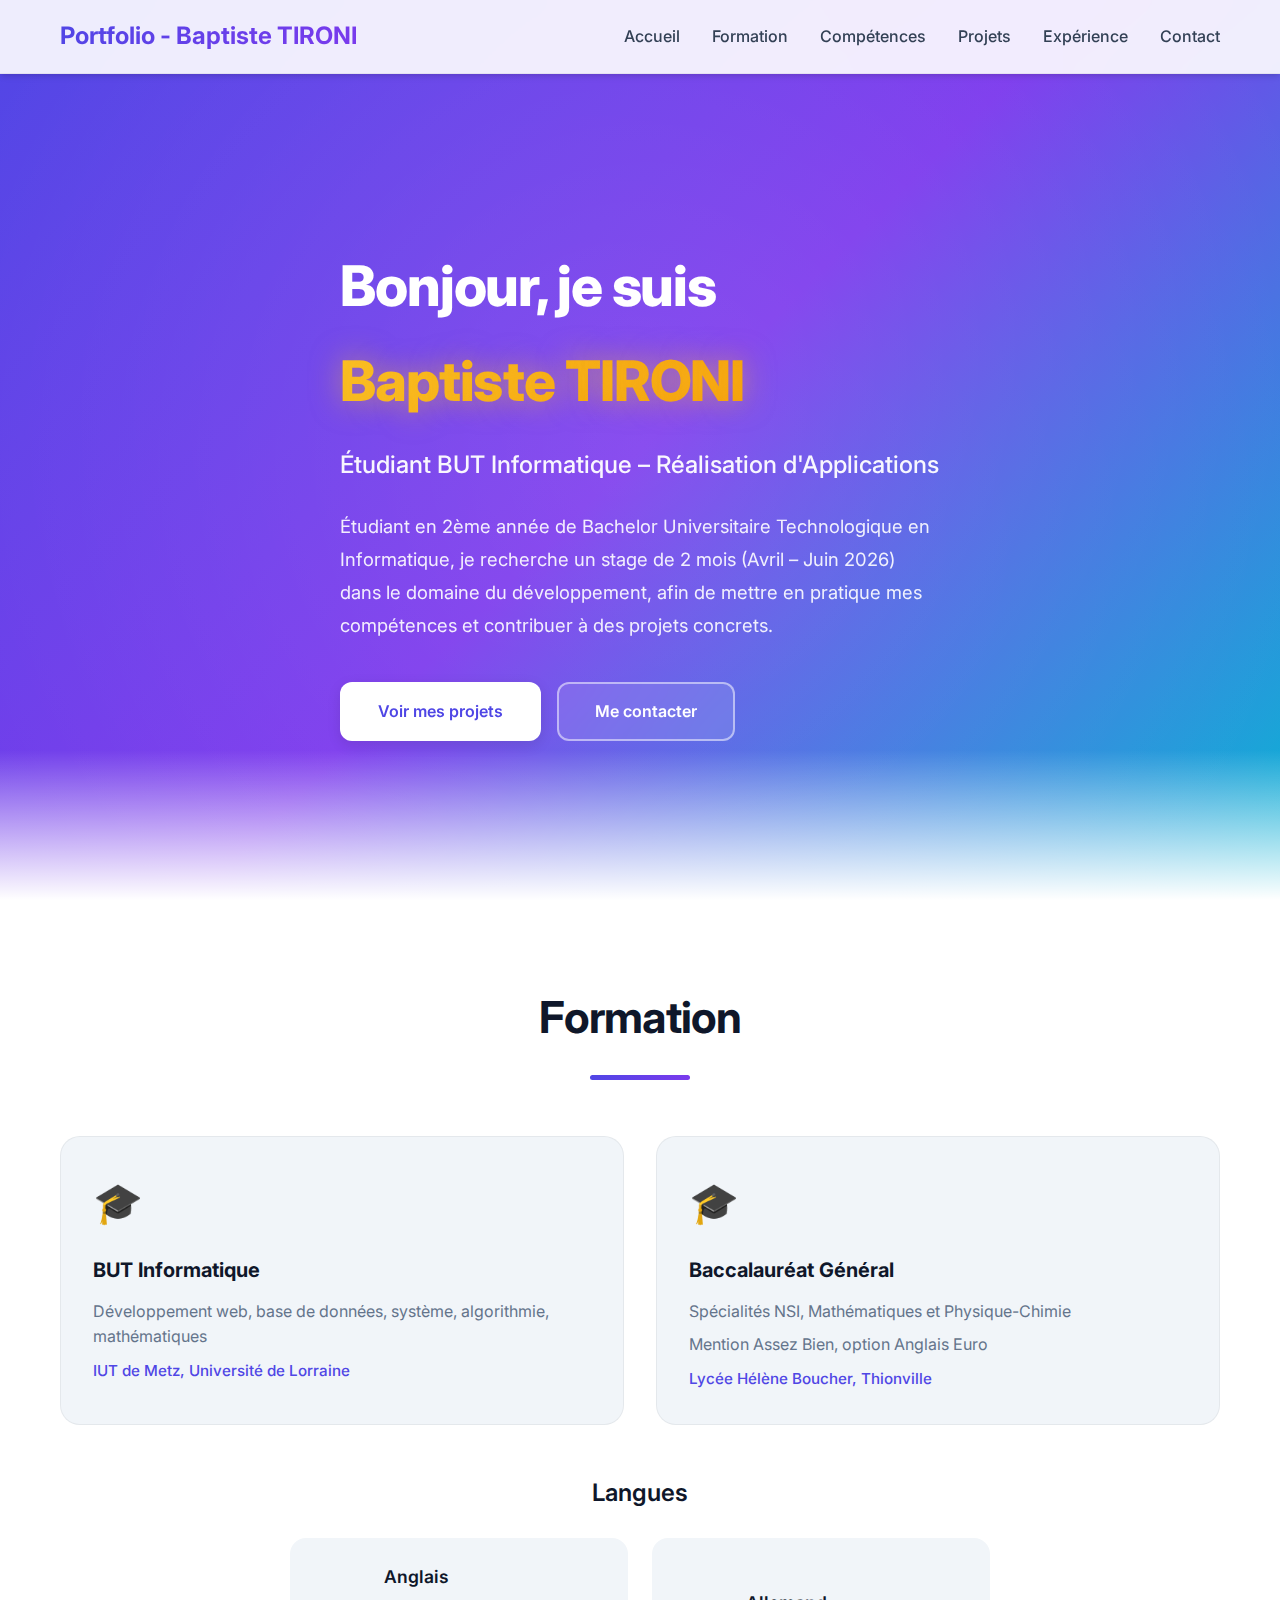
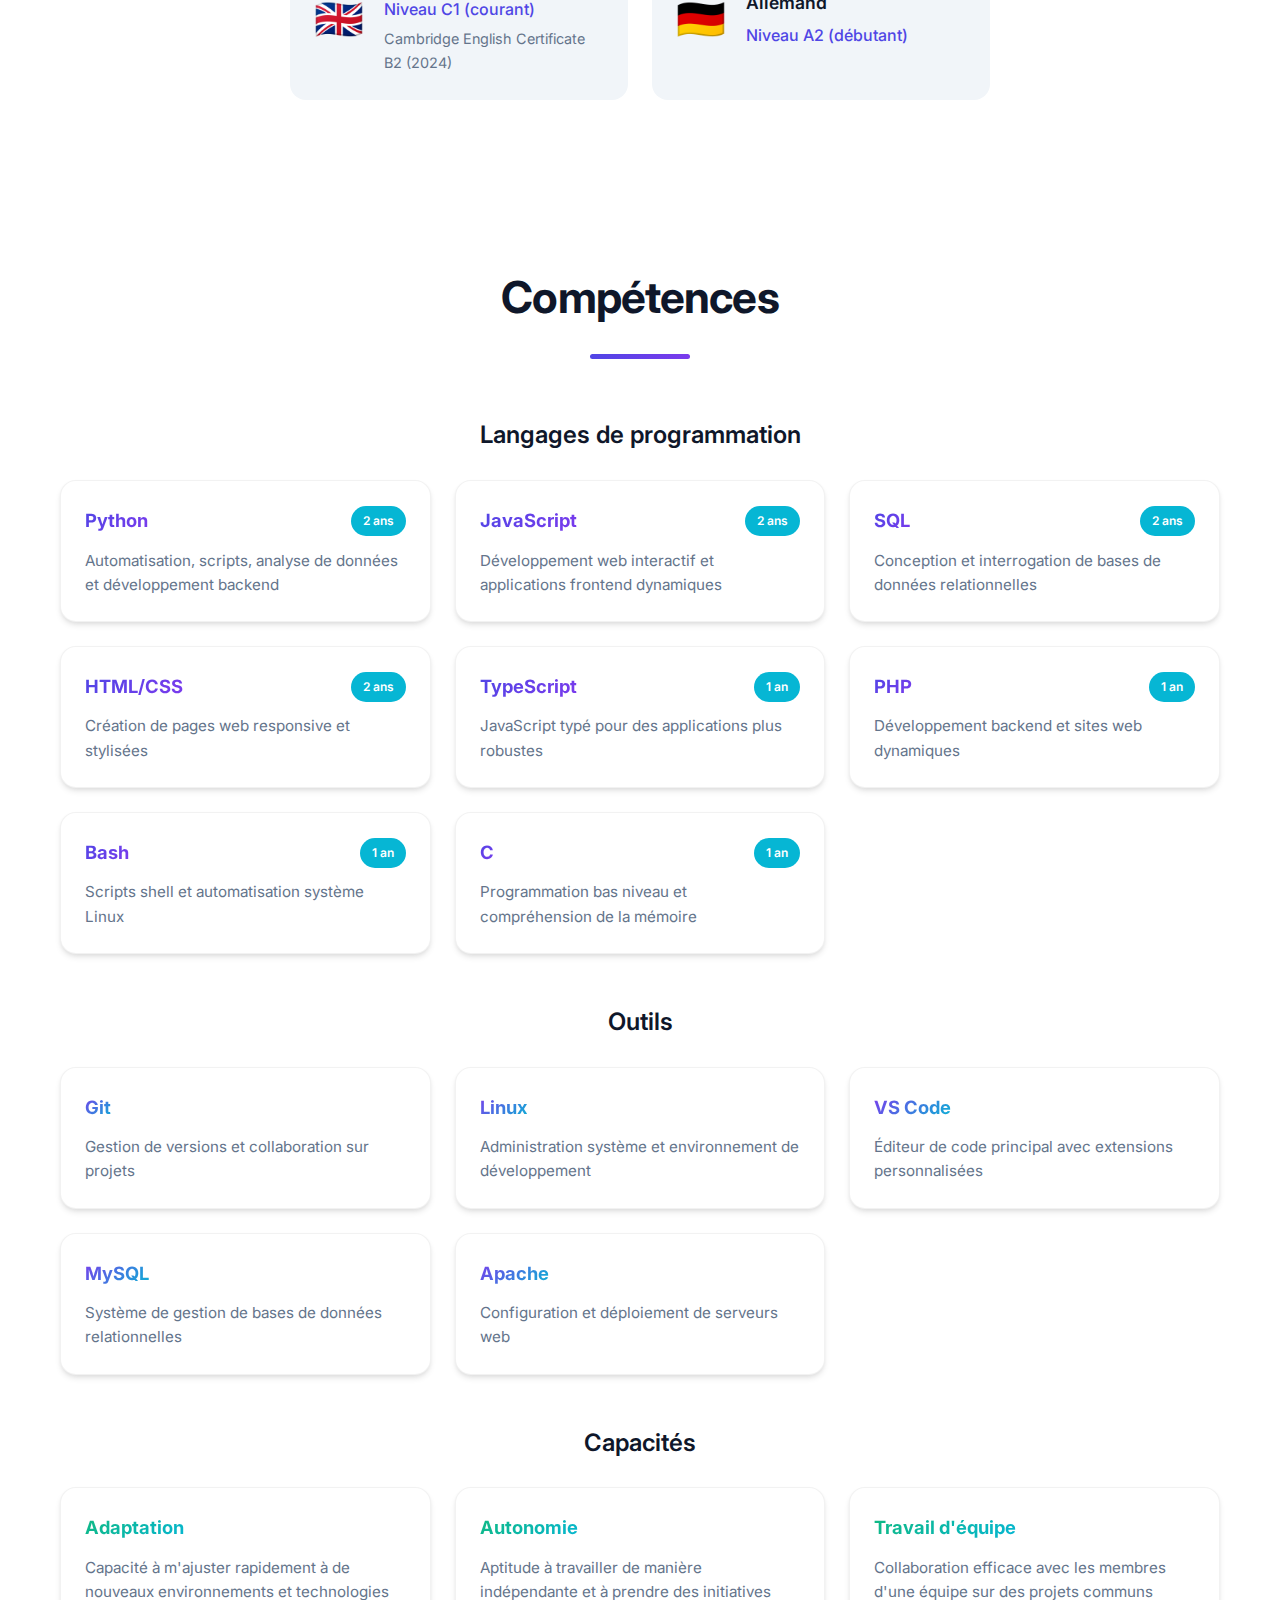
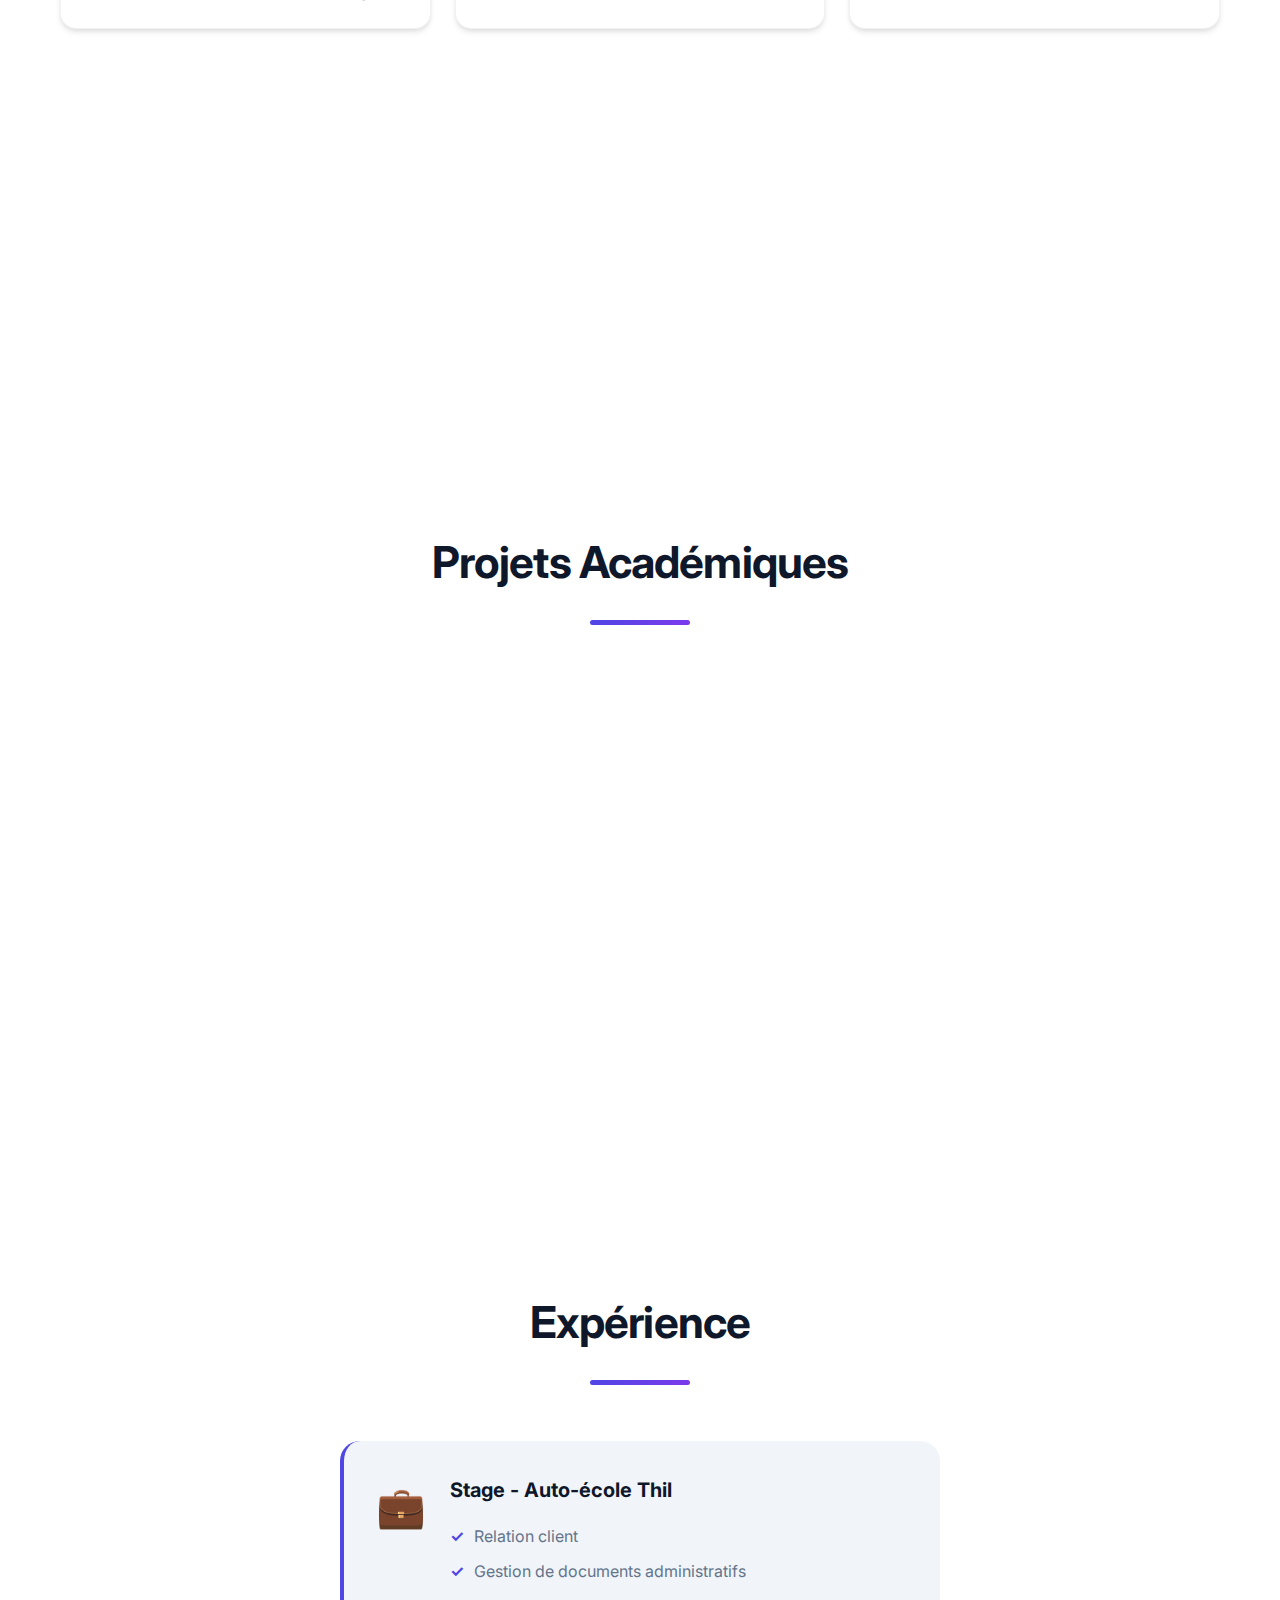
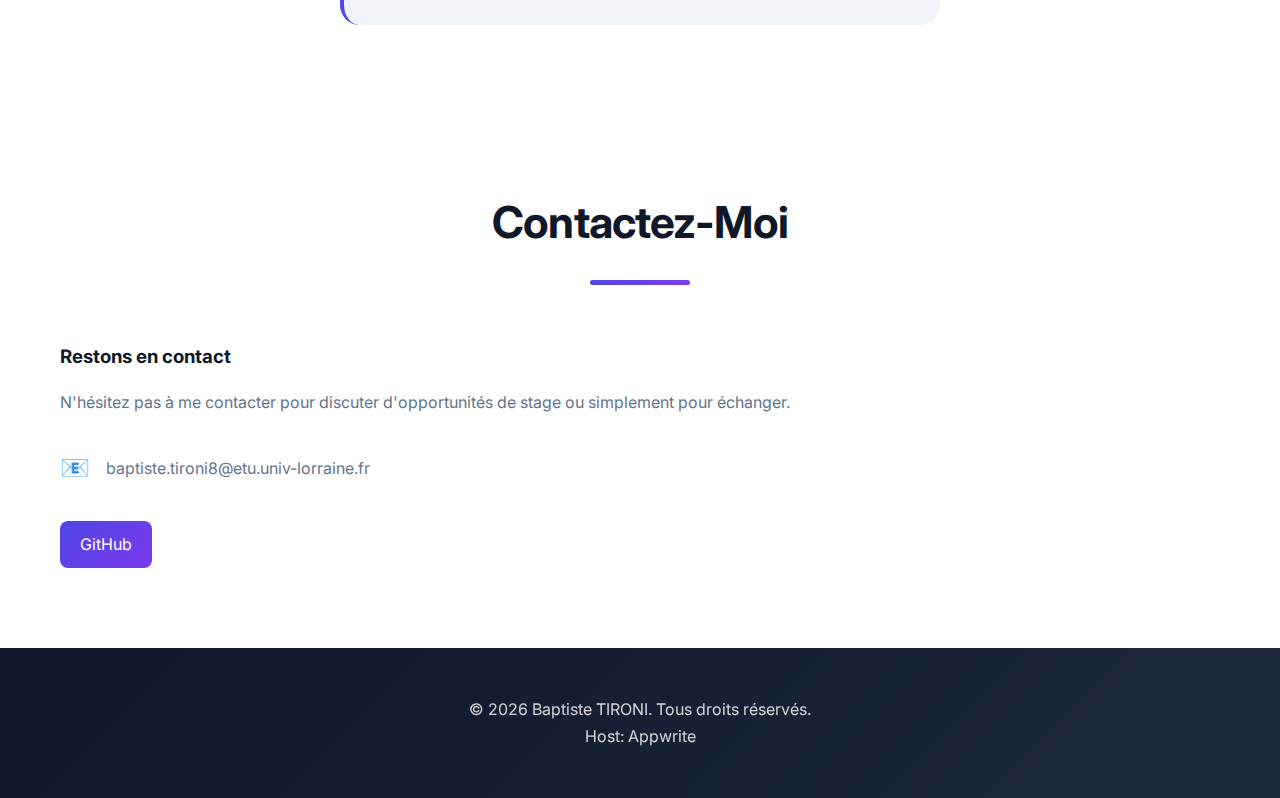
<file: index.html>
<!DOCTYPE html>
<html lang="fr">
<head>
    <meta charset="UTF-8">
    <meta name="viewport" content="width=device-width, initial-scale=1.0, viewport-fit=cover">
    <meta name="description" content="Portfolio professionnel - Baptiste TIRONI - Étudiant BUT Informatique">
    <title>Baptiste TIRONI</title>
    <link rel="preconnect" href="https://fonts.googleapis.com">
    <link rel="preconnect" href="https://fonts.gstatic.com" crossorigin>
    <link href="https://fonts.googleapis.com/css2?family=Inter:wght@400;500;600;700;800&display=swap" rel="stylesheet">
    <link rel="stylesheet" href="style.css">
</head>
<body>
    <!-- Navigation -->
    <nav class="navbar">
        <div class="container">
            <div class="logo">Portfolio - Baptiste TIRONI</div>
            <ul class="nav-menu">
                <li><a href="#accueil" class="nav-link">Accueil</a></li>
                <li><a href="#formation" class="nav-link">Formation</a></li>
                <li><a href="#competences" class="nav-link">Compétences</a></li>
                <li><a href="#projets" class="nav-link">Projets</a></li>
                <li><a href="#experience" class="nav-link">Expérience</a></li>
                <li><a href="#contact" class="nav-link">Contact</a></li>
            </ul>
            <div class="hamburger">
                <span></span>
                <span></span>
                <span></span>
            </div>
        </div>
        <div class="scroll-progress" id="scrollProgress"></div>
    </nav>

    <!-- Section Accueil -->
    <div class="hero-wrapper">
        <section id="accueil" class="hero"></section>
        <div class="container hero-container">
            <div class="hero-content">
                <h1 class="hero-title">Bonjour, je suis <br><span class="highlight">Baptiste TIRONI</span></h1>
                <p class="hero-subtitle">Étudiant BUT Informatique – Réalisation d'Applications</p>
                <p class="hero-description">Étudiant en 2ème année de Bachelor Universitaire Technologique en Informatique, je recherche un stage de 2 mois (Avril – Juin 2026) dans le domaine du développement, afin de mettre en pratique mes compétences et contribuer à des projets concrets.</p>
                <div class="hero-buttons">
                    <a href="#projets" class="btn btn-primary">Voir mes projets</a>
                    <a href="#contact" class="btn btn-secondary">Me contacter</a>
                </div>
            </div>
        </div>
    </div>

    <!-- Section Formation -->
    <section id="formation" class="about">
        <div class="container">
            <h2 class="section-title">Formation</h2>
            <div class="formation-grid">
                <div class="formation-card">
                    <div class="formation-icon">🎓</div>
                    <h3>BUT Informatique</h3>
                    <p class="formation-details">Développement web, base de données, système, algorithmie, mathématiques</p>
                    <p class="formation-location">IUT de Metz, Université de Lorraine</p>
                </div>
                <div class="formation-card">
                    <div class="formation-icon">🎓</div>
                    <h3>Baccalauréat Général</h3>
                    <p class="formation-details">Spécialités NSI, Mathématiques et Physique-Chimie</p>
                    <p class="formation-details">Mention Assez Bien, option Anglais Euro</p>
                    <p class="formation-location">Lycée Hélène Boucher, Thionville</p>
                </div>
            </div>
            
            <h3 class="subsection-title">Langues</h3>
            <div class="langues-grid">
                <div class="langue-card">
                    <span class="langue-flag">🇬🇧</span>
                    <div class="langue-info">
                        <span class="langue-name">Anglais</span>
                        <span class="langue-level">Niveau C1 (courant)</span>
                        <span class="langue-cert">Cambridge English Certificate B2 (2024)</span>
                    </div>
                </div>
                <div class="langue-card">
                    <span class="langue-flag">🇩🇪</span>
                    <div class="langue-info">
                        <span class="langue-name">Allemand</span>
                        <span class="langue-level">Niveau A2 (débutant)</span>
                    </div>
                </div>
            </div>
        </div>
    </section>

    <!-- Section Compétences -->
    <section id="competences" class="skills">
        <div class="container">
            <h2 class="section-title">Compétences</h2>
            
            <h3 class="subsection-title">Langages de programmation</h3>
            <div class="competence-grid">
                <div class="competence-item" data-years="2 ans">
                    <div class="competence-header">
                        <span class="competence-name">Python</span>
                        <span class="competence-years">2 ans</span>
                    </div>
                    <p class="competence-desc">Automatisation, scripts, analyse de données et développement backend</p>
                </div>
                <div class="competence-item" data-years="2 ans">
                    <div class="competence-header">
                        <span class="competence-name">JavaScript</span>
                        <span class="competence-years">2 ans</span>
                    </div>
                    <p class="competence-desc">Développement web interactif et applications frontend dynamiques</p>
                </div>
                <div class="competence-item" data-years="2 ans">
                    <div class="competence-header">
                        <span class="competence-name">SQL</span>
                        <span class="competence-years">2 ans</span>
                    </div>
                    <p class="competence-desc">Conception et interrogation de bases de données relationnelles</p>
                </div>
                <div class="competence-item" data-years="2 ans">
                    <div class="competence-header">
                        <span class="competence-name">HTML/CSS</span>
                        <span class="competence-years">2 ans</span>
                    </div>
                    <p class="competence-desc">Création de pages web responsive et stylisées</p>
                </div>
                <div class="competence-item" data-years="1 an">
                    <div class="competence-header">
                        <span class="competence-name">TypeScript</span>
                        <span class="competence-years">1 an</span>
                    </div>
                    <p class="competence-desc">JavaScript typé pour des applications plus robustes</p>
                </div>
                <div class="competence-item" data-years="1 an">
                    <div class="competence-header">
                        <span class="competence-name">PHP</span>
                        <span class="competence-years">1 an</span>
                    </div>
                    <p class="competence-desc">Développement backend et sites web dynamiques</p>
                </div>
                <div class="competence-item" data-years="1 an">
                    <div class="competence-header">
                        <span class="competence-name">Bash</span>
                        <span class="competence-years">1 an</span>
                    </div>
                    <p class="competence-desc">Scripts shell et automatisation système Linux</p>
                </div>
                <div class="competence-item" data-years="1 an">
                    <div class="competence-header">
                        <span class="competence-name">C</span>
                        <span class="competence-years">1 an</span>
                    </div>
                    <p class="competence-desc">Programmation bas niveau et compréhension de la mémoire</p>
                </div>
            </div>
            
            <h3 class="subsection-title">Outils</h3>
            <div class="competence-grid">
                <div class="competence-item tool-item">
                    <div class="competence-header">
                        <span class="competence-name">Git</span>
                    </div>
                    <p class="competence-desc">Gestion de versions et collaboration sur projets</p>
                </div>
                <div class="competence-item tool-item">
                    <div class="competence-header">
                        <span class="competence-name">Linux</span>
                    </div>
                    <p class="competence-desc">Administration système et environnement de développement</p>
                </div>
                <div class="competence-item tool-item">
                    <div class="competence-header">
                        <span class="competence-name">VS Code</span>
                    </div>
                    <p class="competence-desc">Éditeur de code principal avec extensions personnalisées</p>
                </div>
                <div class="competence-item tool-item">
                    <div class="competence-header">
                        <span class="competence-name">MySQL</span>
                    </div>
                    <p class="competence-desc">Système de gestion de bases de données relationnelles</p>
                </div>
                <div class="competence-item tool-item">
                    <div class="competence-header">
                        <span class="competence-name">Apache</span>
                    </div>
                    <p class="competence-desc">Configuration et déploiement de serveurs web</p>
                </div>
            </div>
            
            <h3 class="subsection-title">Capacités</h3>
            <div class="competence-grid">
                <div class="competence-item capacity-item">
                    <div class="competence-header">
                        <span class="competence-name">Adaptation</span>
                    </div>
                    <p class="competence-desc">Capacité à m'ajuster rapidement à de nouveaux environnements et technologies</p>
                </div>
                <div class="competence-item capacity-item">
                    <div class="competence-header">
                        <span class="competence-name">Autonomie</span>
                    </div>
                    <p class="competence-desc">Aptitude à travailler de manière indépendante et à prendre des initiatives</p>
                </div>
                <div class="competence-item capacity-item">
                    <div class="competence-header">
                        <span class="competence-name">Travail d'équipe</span>
                    </div>
                    <p class="competence-desc">Collaboration efficace avec les membres d'une équipe sur des projets communs</p>
                </div>
            </div>
            
            <div class="skills-grid">
                <div class="skill-card">
                    <div class="skill-icon">🎯</div>
                    <h3>Centres d'intérêt</h3>
                    <div class="skill-tags">
                        <span>Fitness</span>
                        <span>Musculation</span>
                        <span>Escalade</span>
                        <span>Cinéma</span>
                        <span>Jeux vidéo</span>
                    </div>
                </div>
            </div>
        </div>
    </section>

    <!-- Section Projets -->
    <section id="projets" class="projects">
        <div class="container">
            <h2 class="section-title">Projets Académiques</h2>
            <div class="projects-grid">
                <div class="project-card">
                    <div class="project-image" style="background-image: url('applicationsweb.png');">
                        <div class="project-overlay">
                            <a href="https://github.com/e60511u" class="project-link">Voir sur GitHub</a>
                        </div>
                    </div>
                    <div class="project-info">
                        <h3>Applications Web</h3>
                        <p>Web app avec base de données, interfaces utilisateur dynamiques et gestion des données.</p>
                        <div class="project-tags">
                            <span>PHP</span>
                            <span>JavaScript</span>
                            <span>SQL</span>
                        </div>
                    </div>
                </div>
                <div class="project-card">
                    <div class="project-image" style="background-image: url('algorithmesetjeux.png');">
                        <div class="project-overlay">
                            <a href="https://github.com/e60511u" class="project-link">Voir sur GitHub</a>
                        </div>
                    </div>
                    <div class="project-info">
                        <h3>Algorithmes et Jeux</h3>
                        <p>Développement d'algorithmes et création de jeux interactifs.</p>
                        <div class="project-tags">
                            <span>Python</span>
                            <span>C</span>
                            <span>TypeScript</span>
                        </div>
                    </div>
                </div>
                <div class="project-card">
                    <div class="project-image" style="background-image: url('gestiondeprojetetreseau.png');">
                        <div class="project-overlay">
                            <a href="https://github.com/e60511u" class="project-link">Voir sur GitHub</a>
                        </div>
                    </div>
                    <div class="project-info">
                        <h3>Gestion de Projet & Réseau</h3>
                        <p>Gestion de projet, mise en place de réseau, maquettage et design.</p>
                        <div class="project-tags">
                            <span>Linux</span>
                            <span>Bash</span>
                            <span>Git</span>
                        </div>
                    </div>
                </div>
            </div>
        </div>
    </section>

    <!-- Section Expérience -->
    <section id="experience" class="experience-section">
        <div class="container">
            <h2 class="section-title">Expérience</h2>
            <div class="experience-timeline">
                <div class="experience-card">
                    <div class="experience-icon">💼</div>
                    <div class="experience-content">
                        <h3>Stage - Auto-école Thil</h3>
                        <ul class="experience-tasks">
                            <li>Relation client</li>
                            <li>Gestion de documents administratifs</li>
                        </ul>
                    </div>
                </div>
            </div>
        </div>
    </section>

    <!-- Section Contact -->
    <section id="contact" class="contact">
        <div class="container">
            <h2 class="section-title">Contactez-Moi</h2>
            <div class="contact-content">
                <div class="contact-info">
                    <h3>Restons en contact</h3>
                    <p>N'hésitez pas à me contacter pour discuter d'opportunités de stage ou simplement pour échanger.</p>
                    <div class="contact-details">
                        <div class="contact-item">
                            <span class="contact-icon">📧</span>
                            <a href="mailto:baptiste.tironi8@etu.univ-lorraine.fr">baptiste.tironi8@etu.univ-lorraine.fr</a>
                        </div>
                    </div>
                    <div class="social-links">
                        <a href="https://github.com/e60511u" class="social-link">GitHub</a>
                    </div>
                </div>
            </div>
        </div>
    </section>

    <!-- Floating Explorer Button -->
    <!-- temporarily hiding (currently adding projects)
    <a href="explore" class="floating-explore-btn" id="exploreBtn">
        <span class="explore-icon">🚀</span>
        <span class="explore-text">Explorer</span>
    </a>
    -->
    <!-- Footer -->
    <footer class="footer">
        <div class="container">
            <p>&copy; 2026 Baptiste TIRONI. Tous droits réservés.</p>
            <p>Host: Appwrite</p>
        </div>
    </footer>

    <script src="script.js"></script>
</body>
</html>
</file>
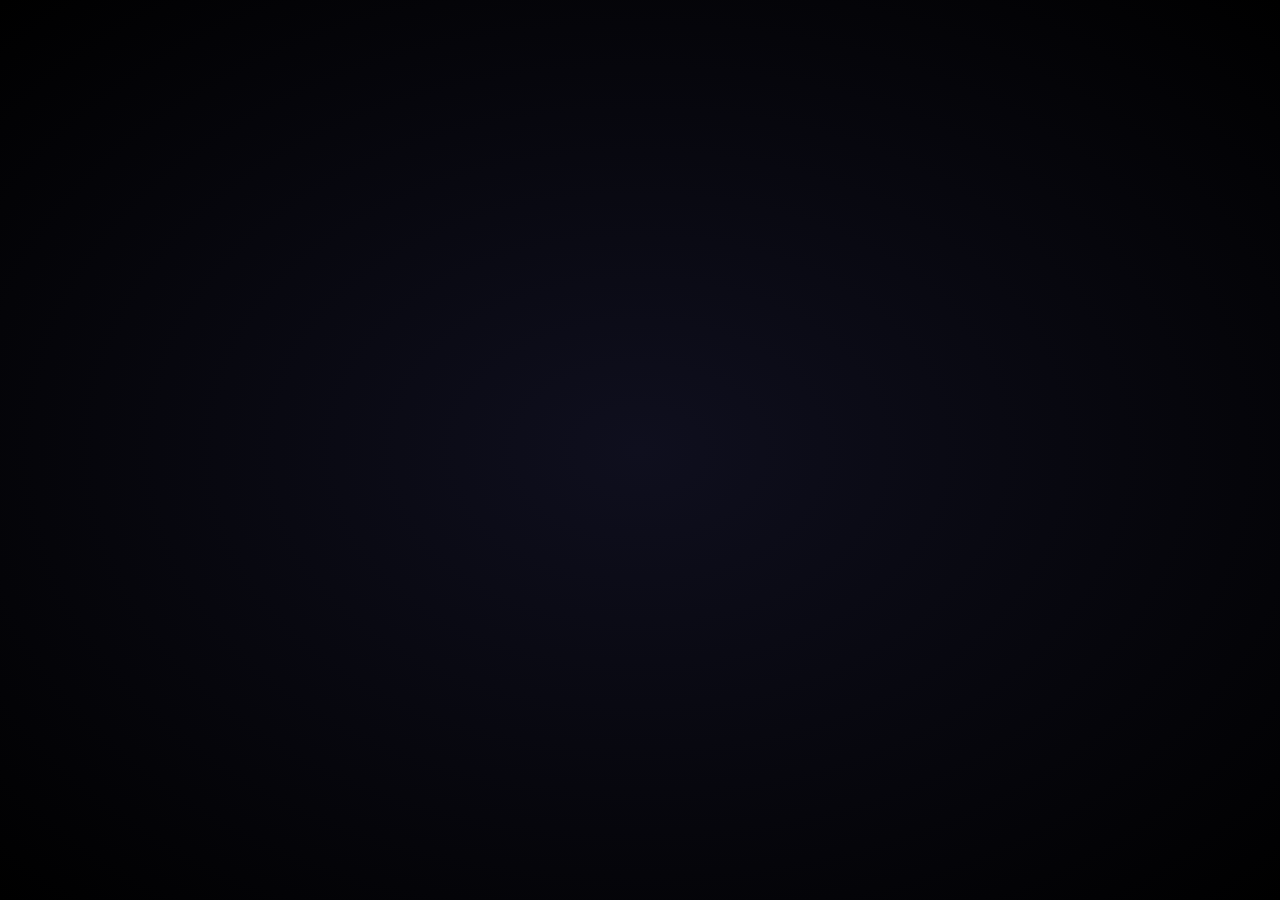
<file: explore/index.html>
<!DOCTYPE html>
<html lang="fr">
<head>
    <meta charset="UTF-8">
    <meta name="viewport" content="width=device-width, initial-scale=1.0">
    <title>Système Solaire 2D</title>
    <link rel="stylesheet" href="style.css">
</head>
<body>
    <canvas id="solarSystem"></canvas>
    <script src="script.js"></script>
</body>
</html>
</file>
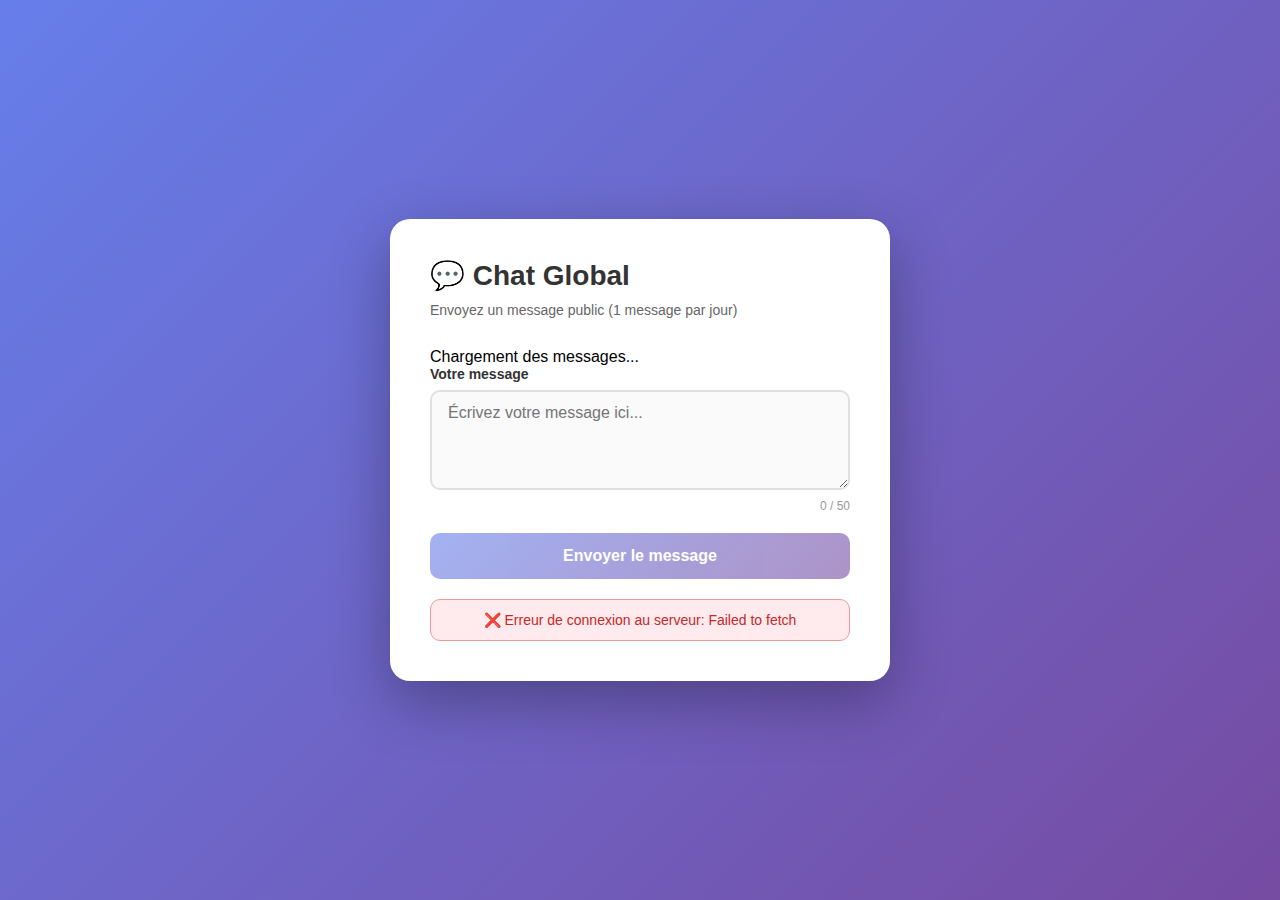
<file: jupiter/index.html>
<!DOCTYPE html>
<html lang="fr">
<head>
  <meta charset="UTF-8">
  <meta name="viewport" content="width=device-width, initial-scale=1.0, viewport-fit=cover">
  <title>Chat Global</title>
  <link rel="stylesheet" href="style.css">
</head>
<body>
  <div class="container">
    <h1>💬 Chat Global</h1>
    <p class="subtitle">Envoyez un message public (1 message par jour)</p>

    <div id="chatMessages" class="chat-messages">
      <div class="messages-loading" id="messagesLoading">Chargement des messages...</div>
    </div>

    <form id="messageForm">
      <div class="form-group">
        <label for="message">Votre message</label>
        <textarea 
          id="message" 
          name="message" 
          placeholder="Écrivez votre message ici..."
          maxlength="50"
          required
        ></textarea>
        <div class="char-counter" id="charCounter">0 / 50</div>
      </div>

      <button type="submit" id="submitBtn">
        Envoyer le message
      </button>
    </form>

    <div class="status" id="status"></div>
  </div>

  <script src="script.js"></script>
</body>
</html>
</file>
<file: explore/style.css>
* {
    margin: 0;
    padding: 0;
    box-sizing: border-box;
    user-select: none;
    -webkit-user-select: none;
}

body {
    background: radial-gradient(ellipse at center, #0f0f1e 0%, #000000 100%);
    width: 100dvw;
    height: 100dvh;
    padding-top: env(safe-area-inset-top);
    padding-bottom: env(safe-area-inset-bottom);
}

#solarSystem {
    display: block;
    cursor: crosshair;
}

@keyframes float {
    0%, 100% {
        transform: translateY(0px) rotate(-45deg);
    }
    50% {
        transform: translateY(-15px) rotate(-45deg);
    }
}

#rocket-emoji {
    position: fixed;
    top: 20px;
    left: 20px;
    font-size: 60px;
    z-index: 10;
    pointer-events: none;
    animation: float 3s ease-in-out infinite;
    transform-origin: center;
    padding-top: 10px;
    transition: none;
}

#rocket-emoji.travelling {
    animation: none;
    transition: top 1.5s cubic-bezier(0.25, 0.1, 0.25, 1),
                left 1.5s cubic-bezier(0.25, 0.1, 0.25, 1),
                font-size 1.5s cubic-bezier(0.25, 0.1, 0.25, 1),
                transform 1.5s cubic-bezier(0.25, 0.1, 0.25, 1),
                opacity 0.3s ease 1.2s;
}

#rocket-emoji.arrived {
    animation: none;
    opacity: 0;
}

#rocket-emoji.resetting {
    animation: none;
    transition: none;
    opacity: 0;
}

#planet-actions {
    display: flex;
    position: fixed;
    bottom: 40px;
    left: 50%;
    transform: translateX(-50%) translateY(150px);
    z-index: 20;
    gap: 16px;
    flex-direction: row;
    align-items: center;
    opacity: 0;
    pointer-events: none;
    transition: none;
}

@keyframes slideIn {
    0% {
        transform: translateX(-50%) translateY(150px);
        opacity: 0;
    }
    60% {
        transform: translateX(-50%) translateY(-10px);
        opacity: 1;
    }
    100% {
        transform: translateX(-50%) translateY(0px);
        opacity: 1;
    }
}

@keyframes burstOut {
    0% {
        transform: translateX(-50%) translateY(0px) scale(1);
        opacity: 1;
    }
    40% {
        transform: translateX(-50%) translateY(-10px) scale(1.3);
        opacity: 0.8;
    }
    100% {
        transform: translateX(-50%) translateY(0px) scale(0);
        opacity: 0;
    }
}

#planet-actions.slide-in {
    animation: slideIn 0.5s cubic-bezier(0.34, 1.56, 0.64, 1) forwards;
    pointer-events: auto;
}

#planet-actions.burst-out {
    animation: burstOut 0.4s ease-in forwards;
    pointer-events: none;
}

#planet-actions button {
    padding: 12px 28px;
    font-size: 18px;
    border: none;
    border-radius: 30px;
    cursor: pointer;
    font-weight: bold;
    transition: transform 0.2s ease, opacity 0.2s ease;
}

#planet-actions button:hover {
    transform: scale(1.07);
}

#btn-voyager {
    background: linear-gradient(135deg, #4A90E2, #7B61FF);
    color: white;
}

#btn-deselect {
    background: rgba(255, 255, 255, 0.15);
    color: white;
    border: 1px solid rgba(255, 255, 255, 0.3) !important;
}
</file>
<file: jupiter/style.css>
* {
  margin: 0;
  padding: 0;
  box-sizing: border-box;
}

body {
  font-family: -apple-system, BlinkMacSystemFont, 'Segoe UI', Roboto, Oxygen, Ubuntu, Cantarell, sans-serif;
  background: linear-gradient(135deg, #667eea 0%, #764ba2 100%);
  min-height: 100vh;
  display: flex;
  align-items: center;
  justify-content: center;
  margin: 0;
  padding: 20px;
}

.container {
  background: white;
  border-radius: 20px;
  box-shadow: 0 20px 60px rgba(0, 0, 0, 0.3);
  max-width: 500px;
  width: 100%;
  padding: 40px;
}

h1 {
  color: #333;
  margin-bottom: 10px;
  font-size: 28px;
}

.subtitle {
  color: #666;
  margin-bottom: 30px;
  font-size: 14px;
}

.form-group {
  margin-bottom: 20px;
}

label {
  display: block;
  color: #333;
  font-weight: 600;
  margin-bottom: 8px;
  font-size: 14px;
}

input, textarea {
  width: 100%;
  padding: 12px 16px;
  border: 2px solid #e0e0e0;
  border-radius: 10px;
  font-size: 16px;
  transition: border-color 0.3s;
  font-family: inherit;
}

input:focus, textarea:focus {
  outline: none;
  border-color: #667eea;
}

textarea {
  resize: vertical;
  min-height: 100px;
}

.char-counter {
  text-align: right;
  color: #999;
  font-size: 12px;
  margin-top: 5px;
}

.char-counter.warning {
  color: #ff9800;
}

.char-counter.error {
  color: #f44336;
}

button {
  width: 100%;
  padding: 14px;
  background: linear-gradient(135deg, #667eea 0%, #764ba2 100%);
  color: white;
  border: none;
  border-radius: 10px;
  font-size: 16px;
  font-weight: 600;
  cursor: pointer;
  transition: transform 0.2s, box-shadow 0.2s;
}

button:hover:not(:disabled) {
  transform: translateY(-2px);
  box-shadow: 0 10px 20px rgba(102, 126, 234, 0.4);
}

button:active:not(:disabled) {
  transform: translateY(0);
}

button:disabled {
  opacity: 0.6;
  cursor: not-allowed;
}

.status {
  margin-top: 20px;
  padding: 12px;
  border-radius: 10px;
  font-size: 14px;
  text-align: center;
  display: none;
}

.status.success {
  background: #e8f5e9;
  color: #2e7d32;
  border: 1px solid #a5d6a7;
}

.status.error {
  background: #ffebee;
  color: #c62828;
  border: 1px solid #ef9a9a;
}

.status.info {
  background: #e3f2fd;
  color: #1565c0;
  border: 1px solid #90caf9;
}

.loading {
  display: inline-block;
  width: 14px;
  height: 14px;
  border: 2px solid #fff;
  border-radius: 50%;
  border-top-color: transparent;
  animation: spin 0.8s linear infinite;
  margin-right: 8px;
  vertical-align: middle;
}

@keyframes spin {
  to { transform: rotate(360deg); }
}
</file>
<file: style.css>
/* Reset et Variables */
* {
    margin: 0;
    padding: 0;
    box-sizing: border-box;
}

:root {
    --primary-color: #4f46e5;
    --secondary-color: #7c3aed;
    --accent-color: #06b6d4;
    --dark-color: #0f172a;
    --light-color: #f1f5f9;
    --text-color: #334155;
    --gray-color: #64748b;
    --white: #ffffff;
    --gradient: linear-gradient(135deg, var(--primary-color), var(--secondary-color));
    --gradient-accent: linear-gradient(135deg, var(--secondary-color), var(--accent-color));
    --shadow: 0 4px 6px -1px rgba(0, 0, 0, 0.1), 0 2px 4px -1px rgba(0, 0, 0, 0.06);
    --shadow-lg: 0 25px 50px -12px rgba(0, 0, 0, 0.25);
    --shadow-glow: 0 0 40px rgba(79, 70, 229, 0.3);
}

html {
    scroll-behavior: smooth;
    font-size: 16px;
}

body {
    font-family: 'Inter', 'Segoe UI', Tahoma, Geneva, Verdana, sans-serif;
    line-height: 1.7;
    color: var(--text-color);
    background-color: var(--light-color);
    overflow-x: hidden;
    padding-top: env(safe-area-inset-top);
    padding-bottom: env(safe-area-inset-bottom);
}

/* Safe areas pour iPhone */
.safe-top {
    position: fixed;
    top: 0;
    left: 0;
    right: 0;
    height: env(safe-area-inset-top);
    background: rgba(255, 255, 255, 0.9);
    backdrop-filter: blur(10px);
    -webkit-backdrop-filter: blur(10px);
    z-index: 1001;
}

.safe-bottom {
    position: fixed;
    bottom: 0;
    left: 0;
    right: 0;
    height: env(safe-area-inset-bottom);
    background: transparent;
    z-index: 1001;
    pointer-events: none;
}

.container {
    max-width: 1200px;
    margin: 0 auto;
    padding: 0 20px;
}

/* Navigation */
.navbar {
    position: fixed;
    top: 0;
    width: 100%;
    background: rgba(255, 255, 255, 0.9);
    backdrop-filter: blur(10px);
    -webkit-backdrop-filter: blur(10px);
    border-bottom: 1px solid rgba(0, 0, 0, 0.05);
    box-shadow: var(--shadow);
    z-index: 1000;
    transition: all 0.3s ease;
}

.scroll-progress {
    position: absolute;
    bottom: 0;
    left: 0;
    height: 3px;
    width: 0%;
    background: var(--gradient);
    transition: width 0.1s ease;
    box-shadow: 0 0 10px rgba(79, 70, 229, 0.5);
}

.navbar .container {
    display: flex;
    justify-content: space-between;
    align-items: center;
    padding: 1rem 20px;
}

.logo {
    font-size: 1.5rem;
    font-weight: bold;
    background: var(--gradient);
    -webkit-background-clip: text;
    -webkit-text-fill-color: transparent;
    background-clip: text;
}

.nav-menu {
    display: flex;
    list-style: none;
    gap: 2rem;
}

.nav-link {
    text-decoration: none;
    color: var(--text-color);
    font-weight: 500;
    transition: color 0.3s ease;
    position: relative;
}

.nav-link::after {
    content: '';
    position: absolute;
    bottom: -5px;
    left: 0;
    width: 0;
    height: 2px;
    background: var(--gradient);
    transition: width 0.3s ease;
}

.nav-link:hover {
    color: var(--primary-color);
}

.nav-link:hover::after {
    width: 100%;
}

.hamburger {
    display: none;
    flex-direction: column;
    cursor: pointer;
    gap: 4px;
}

.hamburger span {
    width: 25px;
    height: 3px;
    background: var(--dark-color);
    transition: all 0.3s ease;
}

/* Hero Section */
.hero {
    min-height: 100vh;
    display: flex;
    align-items: center;
    padding-top: 80px;
    background: linear-gradient(135deg, #4f46e5 0%, #7c3aed 50%, #06b6d4 100%);
    position: fixed;
    top: 0;
    left: 0;
    right: 0;
    z-index: -1;
    overflow: hidden;
    transition: filter 0.1s ease-out;
}

.hero-wrapper {
    min-height: 100vh;
    position: relative;
    display: flex;
    align-items: center;
    padding-top: 80px;
    --overlay-opacity: 0;
}

.hero-wrapper::after {
    content: '';
    position: absolute;
    top: 0;
    left: 0;
    right: 0;
    bottom: 0;
    background: linear-gradient(to bottom, transparent 0%, transparent 75%, rgba(255,255,255,0.8) 90%, var(--white) 100%);
    opacity: var(--overlay-opacity);
    pointer-events: none;
    z-index: 1;
}

.hero-wrapper .container {
    position: relative;
    z-index: 2;
}

.hero-container {
    position: relative;
    z-index: 2;
}

.hero::before {
    content: '';
    position: absolute;
    top: -50%;
    left: -50%;
    width: 200%;
    height: 200%;
    background: radial-gradient(circle, rgba(255,255,255,0.1) 0%, transparent 50%);
    animation: pulse 15s ease-in-out infinite;
}

.hero::after {
    content: '';
    position: absolute;
    bottom: 0;
    left: 0;
    right: 0;
    height: 150px;
    background: linear-gradient(to top, var(--white), transparent);
}

.hero-content {
    position: relative;
    z-index: 10;
    color: var(--white);
    max-width: 800px;
    pointer-events: auto;
}

.hero-title {
    font-size: 3.5rem;
    margin-bottom: 1rem;
    animation: fadeInUp 0.8s ease;
    font-weight: 800;
    letter-spacing: -0.02em;
}

.highlight {
    background: linear-gradient(135deg, #fbbf24, #f59e0b);
    -webkit-background-clip: text;
    -webkit-text-fill-color: transparent;
    background-clip: text;
    text-shadow: 0 0 30px rgba(251, 191, 36, 0.5);
}

.hero-subtitle {
    font-size: 1.5rem;
    margin-bottom: 1.5rem;
    animation: fadeInUp 0.8s ease 0.2s both;
    font-weight: 500;
    opacity: 0.95;
}

.hero-description {
    font-size: 1.15rem;
    margin-bottom: 2.5rem;
    opacity: 0.9;
    animation: fadeInUp 0.8s ease 0.4s both;
    line-height: 1.8;
    max-width: 600px;
}

.hero-buttons {
    display: flex;
    gap: 1rem;
    animation: fadeInUp 0.8s ease 0.6s both;
}

/* Buttons */
.btn {
    display: inline-block;
    padding: 14px 36px;
    text-decoration: none;
    border-radius: 12px;
    font-weight: 600;
    transition: all 0.3s cubic-bezier(0.4, 0, 0.2, 1);
    border: 2px solid transparent;
    font-size: 1rem;
}

.btn-primary {
    background: var(--white);
    color: var(--primary-color);
    box-shadow: 0 4px 14px rgba(0, 0, 0, 0.1);
}

.btn-primary:hover {
    transform: translateY(-3px);
    box-shadow: 0 10px 30px rgba(0, 0, 0, 0.2);
}

.btn-secondary {
    background: rgba(255, 255, 255, 0.1);
    color: var(--white);
    border-color: rgba(255, 255, 255, 0.5);
    backdrop-filter: blur(10px);
}

.btn-secondary:hover {
    background: var(--white);
    color: var(--primary-color);
    border-color: var(--white);
}

/* Section Styles */
section {
    padding: 80px 0;
}

section:not(.hero) {
    position: relative;
    z-index: 1;
    background: var(--white);
}

.section-title {
    text-align: center;
    font-size: 2.75rem;
    margin-bottom: 3.5rem;
    color: var(--dark-color);
    position: relative;
    font-weight: 700;
    letter-spacing: -0.02em;
}

.section-title::after {
    content: '';
    display: block;
    width: 100px;
    height: 5px;
    background: var(--gradient);
    margin: 1.25rem auto 0;
    border-radius: 3px;
}

/* About Section */
.about {
    background: var(--white);
}

.about-content {
    display: grid;
    gap: 3rem;
}

.about-text p {
    font-size: 1.1rem;
    line-height: 1.8;
    margin-bottom: 1rem;
    color: var(--gray-color);
    background-color: #ffffff;
    border-radius: 12px;
    padding: 1.5rem;
    color: var(--black);
}

.about-stats {
    display: grid;
    grid-template-columns: repeat(auto-fit, minmax(200px, 1fr));
    gap: 2rem;
    text-align: center;
}

.stat-item {
    display: flex;
    flex-direction: column;
    padding: 2rem;
    background: var(--light-color);
    border-radius: 12px;
    transition: transform 0.3s ease;
}

.stat-item:hover {
    transform: translateY(-5px);
}

.stat-number {
    font-size: 3rem;
    font-weight: bold;
    background: var(--gradient);
    -webkit-background-clip: text;
    -webkit-text-fill-color: transparent;
    background-clip: text;
}

.stat-label {
    color: var(--gray-color);
    margin-top: 0.5rem;
}

/* Skills Section */
.skills {
    background: var(--light-color);
}

.skills-grid {
    display: grid;
    grid-template-columns: repeat(auto-fit, minmax(250px, 1fr));
    gap: 2rem;
}

.skill-card {
    background: var(--white);
    padding: 2.5rem;
    border-radius: 20px;
    box-shadow: var(--shadow);
    transition: all 0.4s cubic-bezier(0.4, 0, 0.2, 1);
    border: 1px solid rgba(0, 0, 0, 0.05);
}

.skill-card:hover {
    transform: translateY(-12px);
    box-shadow: var(--shadow-lg);
    border-color: var(--primary-color);
}

.skill-icon {
    font-size: 3.5rem;
    margin-bottom: 1.25rem;
}

.skill-card h3 {
    color: var(--dark-color);
    margin-bottom: 0.5rem;
}

.skill-card p {
    color: var(--gray-color);
    margin-bottom: 1rem;
}

.skill-bar {
    height: 8px;
    background: var(--light-color);
    border-radius: 4px;
    overflow: hidden;
}

.skill-progress {
    height: 100%;
    background: var(--gradient);
    width: 0;
    transition: width 1s ease;
    border-radius: 4px;
}

/* Projects Section */
.projects {
    background: var(--white);
}

.projects-grid {
    display: grid;
    grid-template-columns: repeat(auto-fit, minmax(320px, 1fr));
    gap: 2rem;
}

.project-card {
    background: var(--white);
    border-radius: 20px;
    overflow: hidden;
    box-shadow: var(--shadow);
    transition: all 0.4s cubic-bezier(0.4, 0, 0.2, 1);
    border: 1px solid rgba(0, 0, 0, 0.05);
}

.project-card:hover {
    transform: translateY(-12px) scale(1.02);
    box-shadow: var(--shadow-lg);
}

.project-image {
    height: 220px;
    background: var(--gradient);
    background-size: 120%;
    background-position: center;
    position: relative;
    overflow: hidden;
}

.project-image::before {
    content: '';
    position: absolute;
    top: 0;
    left: 0;
    right: 0;
    bottom: 0;
    background: linear-gradient(135deg, rgba(79, 70, 229, 0.6), rgba(6, 182, 212, 0.6));
    z-index: 1;
}

.project-overlay {
    position: absolute;
    top: 0;
    left: 0;
    right: 0;
    bottom: 0;
    background: rgba(0, 0, 0, 0.7);
    display: flex;
    align-items: center;
    justify-content: center;
    opacity: 0;
    transition: opacity 0.3s ease;
    z-index: 2;
}

.project-card:hover .project-overlay {
    opacity: 1;
}

.project-link {
    color: var(--white);
    text-decoration: none;
    padding: 10px 20px;
    border: 2px solid var(--white);
    border-radius: 8px;
    transition: all 0.3s ease;
}

.project-link:hover {
    background: var(--white);
    color: var(--primary-color);
}

.project-info {
    padding: 1.5rem;
}

.project-info h3 {
    color: var(--dark-color);
    margin-bottom: 0.5rem;
}

.project-info p {
    color: var(--gray-color);
    margin-bottom: 1rem;
}

.project-tags {
    display: flex;
    gap: 0.5rem;
    flex-wrap: wrap;
}

.project-tags span {
    padding: 6px 14px;
    background: linear-gradient(135deg, rgba(79, 70, 229, 0.1), rgba(124, 58, 237, 0.1));
    color: var(--primary-color);
    border-radius: 25px;
    font-size: 0.85rem;
    font-weight: 500;
    border: 1px solid rgba(79, 70, 229, 0.2);
}

/* Contact Section */
.contact-content {
    display: grid;
    grid-template-columns: repeat(auto-fit, minmax(300px, 1fr));
    gap: 3rem;
}

.contact-info h3 {
    color: var(--dark-color);
    margin-bottom: 1rem;
}

.contact-info p {
    color: var(--gray-color);
    margin-bottom: 2rem;
}

.contact-details {
    margin-bottom: 2rem;
}

.contact-item {
    display: flex;
    align-items: center;
    gap: 1rem;
    margin-bottom: 1rem;
    color: var(--gray-color);
}

.contact-icon {
    font-size: 1.5rem;
}

.social-links {
    display: flex;
    gap: 1rem;
}

.social-link {
    padding: 10px 20px;
    background: var(--gradient);
    color: var(--white);
    text-decoration: none;
    border-radius: 8px;
    transition: transform 0.3s ease;
}

.social-link:hover {
    transform: translateY(-3px);
}

/* Contact Form */
.contact-form {
    display: flex;
    flex-direction: column;
    gap: 1rem;
}

.form-group input,
.form-group textarea {
    width: 100%;
    padding: 12px;
    border: 2px solid var(--light-color);
    border-radius: 8px;
    font-family: inherit;
    font-size: 1rem;
    transition: border-color 0.3s ease;
}

.form-group input:focus,
.form-group textarea:focus {
    outline: none;
    border-color: var(--primary-color);
}

.form-group textarea {
    resize: vertical;
}

/* Footer */
.footer {
    background: linear-gradient(135deg, var(--dark-color), #1e293b);
    color: var(--white);
    text-align: center;
    padding: 3rem 0;
}

.footer p {
    opacity: 0.8;
}

/* Animations */
@keyframes fadeInUp {
    from {
        opacity: 0;
        transform: translateY(30px);
    }
    to {
        opacity: 1;
        transform: translateY(0);
    }
}

@keyframes pulse {
    0%, 100% {
        transform: translate(-50%, -50%) scale(1);
    }
    50% {
        transform: translate(-50%, -50%) scale(1.1);
    }
}

/* Formation Section */
.formation-grid {
    display: grid;
    grid-template-columns: repeat(auto-fit, minmax(300px, 1fr));
    gap: 2rem;
    margin-bottom: 3rem;
}

.formation-card {
    background: var(--light-color);
    padding: 2rem;
    border-radius: 20px;
    transition: all 0.3s ease;
    border: 1px solid rgba(0, 0, 0, 0.05);
}

.formation-card:hover {
    transform: translateY(-5px);
    box-shadow: var(--shadow);
}

.formation-icon {
    font-size: 2.5rem;
    margin-bottom: 1rem;
}

.formation-card h3 {
    color: var(--dark-color);
    margin-bottom: 0.75rem;
    font-size: 1.25rem;
}

.formation-details {
    color: var(--gray-color);
    margin-bottom: 0.5rem;
    line-height: 1.6;
}

.formation-location {
    color: var(--primary-color);
    font-weight: 500;
    font-size: 0.95rem;
}

.subsection-title {
    text-align: center;
    font-size: 1.5rem;
    margin: 2.5rem 0 1.5rem;
    color: var(--dark-color);
    font-weight: 600;
}

/* Langues */
.langues-grid {
    display: grid;
    grid-template-columns: repeat(auto-fit, minmax(280px, 1fr));
    gap: 1.5rem;
    max-width: 700px;
    margin: 0 auto;
}

.langue-card {
    display: flex;
    align-items: center;
    gap: 1.25rem;
    background: var(--light-color);
    padding: 1.5rem;
    border-radius: 16px;
    transition: all 0.3s ease;
}

.langue-card:hover {
    transform: translateX(5px);
    box-shadow: var(--shadow);
}

.langue-flag {
    font-size: 2.5rem;
}

.langue-info {
    display: flex;
    flex-direction: column;
    gap: 0.25rem;
}

.langue-name {
    font-weight: 600;
    color: var(--dark-color);
    font-size: 1.1rem;
}

.langue-level {
    color: var(--primary-color);
    font-weight: 500;
}

.langue-cert {
    color: var(--gray-color);
    font-size: 0.9rem;
}

/* Competence Grid - Unified format for Languages and Tools */
.competence-grid {
    display: grid;
    grid-template-columns: repeat(auto-fit, minmax(280px, 1fr));
    gap: 1.5rem;
    margin-bottom: 3rem;
}

.competence-item {
    background: var(--white);
    padding: 1.5rem;
    border-radius: 16px;
    box-shadow: var(--shadow);
    transition: all 0.3s cubic-bezier(0.4, 0, 0.2, 1);
    border: 1px solid rgba(0, 0, 0, 0.05);
    position: relative;
}

.competence-item:hover {
    transform: translateY(-5px);
    box-shadow: var(--shadow-lg);
    border-color: var(--primary-color);
}

.competence-header {
    display: flex;
    justify-content: space-between;
    align-items: center;
    margin-bottom: 0.75rem;
}

.competence-name {
    font-size: 1.15rem;
    font-weight: 700;
    background: var(--gradient);
    -webkit-background-clip: text;
    -webkit-text-fill-color: transparent;
    background-clip: text;
}

.competence-years {
    background: var(--accent-color);
    color: var(--white);
    font-size: 0.75rem;
    padding: 0.3rem 0.75rem;
    border-radius: 20px;
    font-weight: 600;
}

.competence-desc {
    color: var(--gray-color);
    font-size: 0.95rem;
    line-height: 1.6;
}

.capacity-item .competence-name {
    background: linear-gradient(135deg, #10b981, #06b6d4);
    -webkit-background-clip: text;
    -webkit-text-fill-color: transparent;
    background-clip: text;
}

.tool-item .competence-name {
    background: var(--gradient-accent);
    -webkit-background-clip: text;
    -webkit-text-fill-color: transparent;
    background-clip: text;
}

/* Languages Container (legacy) */
.languages-container {
    display: flex;
    flex-wrap: wrap;
    gap: 1rem;
    justify-content: center;
    margin-bottom: 3rem;
}

.language-tag {
    position: relative;
    background: var(--gradient);
    color: var(--white);
    padding: 0.75rem 1.5rem;
    border-radius: 30px;
    font-weight: 600;
    font-size: 1rem;
    cursor: default;
    transition: all 0.3s ease;
}

.language-tag::after {
    content: attr(data-years);
    position: absolute;
    top: -10px;
    right: -10px;
    background: var(--accent-color);
    color: var(--white);
    font-size: 0.7rem;
    padding: 0.2rem 0.5rem;
    border-radius: 20px;
    font-weight: 500;
}

.language-tag:hover {
    transform: translateY(-3px);
    box-shadow: 0 10px 20px rgba(79, 70, 229, 0.3);
}

/* Skill Tags */
.skill-tags {
    display: flex;
    flex-wrap: wrap;
    gap: 0.5rem;
    margin-top: 1rem;
}

.skill-tags span {
    background: linear-gradient(135deg, rgba(79, 70, 229, 0.1), rgba(124, 58, 237, 0.1));
    color: var(--primary-color);
    padding: 0.5rem 1rem;
    border-radius: 20px;
    font-size: 0.9rem;
    font-weight: 500;
    border: 1px solid rgba(79, 70, 229, 0.2);
}

/* Experience Section */
.experience-section {
    background: var(--white);
    padding: 80px 0;
}

.experience-timeline {
    max-width: 600px;
    margin: 0 auto;
}

.experience-card {
    display: flex;
    gap: 1.5rem;
    background: var(--light-color);
    padding: 2rem;
    border-radius: 20px;
    border-left: 4px solid var(--primary-color);
}

.experience-icon {
    font-size: 2.5rem;
}

.experience-content h3 {
    color: var(--dark-color);
    margin-bottom: 1rem;
    font-size: 1.25rem;
}

.experience-tasks {
    list-style: none;
    padding: 0;
}

.experience-tasks li {
    position: relative;
    padding-left: 1.5rem;
    margin-bottom: 0.5rem;
    color: var(--gray-color);
}

.experience-tasks li::before {
    content: '✓';
    position: absolute;
    left: 0;
    color: var(--primary-color);
    font-weight: bold;
}

/* Contact email link */
.contact-item a {
    color: var(--gray-color);
    text-decoration: none;
    transition: color 0.3s ease;
}

.contact-item a:hover {
    color: var(--primary-color);
}

/* Responsive */
@media (max-width: 768px) {
    .hamburger {
        display: flex;
    }

    .nav-menu {
        position: fixed;
        left: -100%;
        top: 70px;
        flex-direction: column;
        background: var(--white);
        width: 100%;
        text-align: center;
        transition: left 0.3s ease;
        box-shadow: var(--shadow);
        padding: 2rem 0;
    }

    .nav-menu.active {
        left: 0;
    }

    .hero-title {
        font-size: 2rem;
    }

    .hero-subtitle {
        font-size: 1.3rem;
    }

    .hero-buttons {
        flex-direction: column;
    }

    .section-title {
        font-size: 2rem;
    }

    .formation-grid {
        grid-template-columns: 1fr;
    }

    .langues-grid {
        grid-template-columns: 1fr;
    }

    .languages-container {
        gap: 0.75rem;
    }

    .language-tag {
        font-size: 0.9rem;
        padding: 0.6rem 1.2rem;
    }

    .projects-grid {
        grid-template-columns: 1fr;
    }

    .contact-content {
        grid-template-columns: 1fr;
    }

    .experience-card {
        flex-direction: column;
        text-align: center;
    }
}

/* Floating Explorer Button */
.floating-explore-btn {
    position: fixed;
    bottom: 2rem;
    left: 50%;
    transform: translateX(-50%) translateY(100px);
    display: flex;
    align-items: center;
    gap: 0.6rem;
    padding: 1rem 2.5rem;
    background: var(--gradient);
    color: var(--white);
    text-decoration: none;
    font-size: 1.15rem;
    font-weight: 700;
    letter-spacing: 0.5px;
    border-radius: 50px;
    box-shadow: 0 8px 30px rgba(79, 70, 229, 0.45), 0 0 0 0 rgba(79, 70, 229, 0.4);
    z-index: 999;
    opacity: 0;
    pointer-events: none;
    transition: transform 0.5s cubic-bezier(0.34, 1.56, 0.64, 1), opacity 0.4s ease;
    cursor: pointer;
    border: 2px solid rgba(255, 255, 255, 0.2);
}

.floating-explore-btn.visible {
    opacity: 1;
    pointer-events: auto;
    transform: translateX(-50%) translateY(0);
    animation: explorePulse 2.5s ease-in-out infinite;
}

.floating-explore-btn:hover {
    box-shadow: 0 12px 40px rgba(79, 70, 229, 0.6), 0 0 60px rgba(124, 58, 237, 0.3);
    transform: translateX(-50%) translateY(-4px) scale(1.05);
    animation: none;
}

.floating-explore-btn:active {
    transform: translateX(-50%) translateY(-1px) scale(0.98);
}

.explore-icon {
    font-size: 1.4rem;
    display: inline-block;
    transition: transform 0.3s ease;
}

.floating-explore-btn:hover .explore-icon {
    transform: rotate(-15deg) scale(1.2);
}

.explore-text {
    position: relative;
}

.explore-text::after {
    content: '';
    position: absolute;
    bottom: -2px;
    left: 0;
    width: 0;
    height: 2px;
    background: var(--white);
    transition: width 0.3s ease;
}

.floating-explore-btn:hover .explore-text::after {
    width: 100%;
}

@keyframes explorePulse {
    0%, 100% {
        box-shadow: 0 8px 30px rgba(79, 70, 229, 0.45), 0 0 0 0 rgba(79, 70, 229, 0.4);
    }
    50% {
        box-shadow: 0 8px 30px rgba(79, 70, 229, 0.45), 0 0 0 12px rgba(79, 70, 229, 0);
    }
}
</file>
